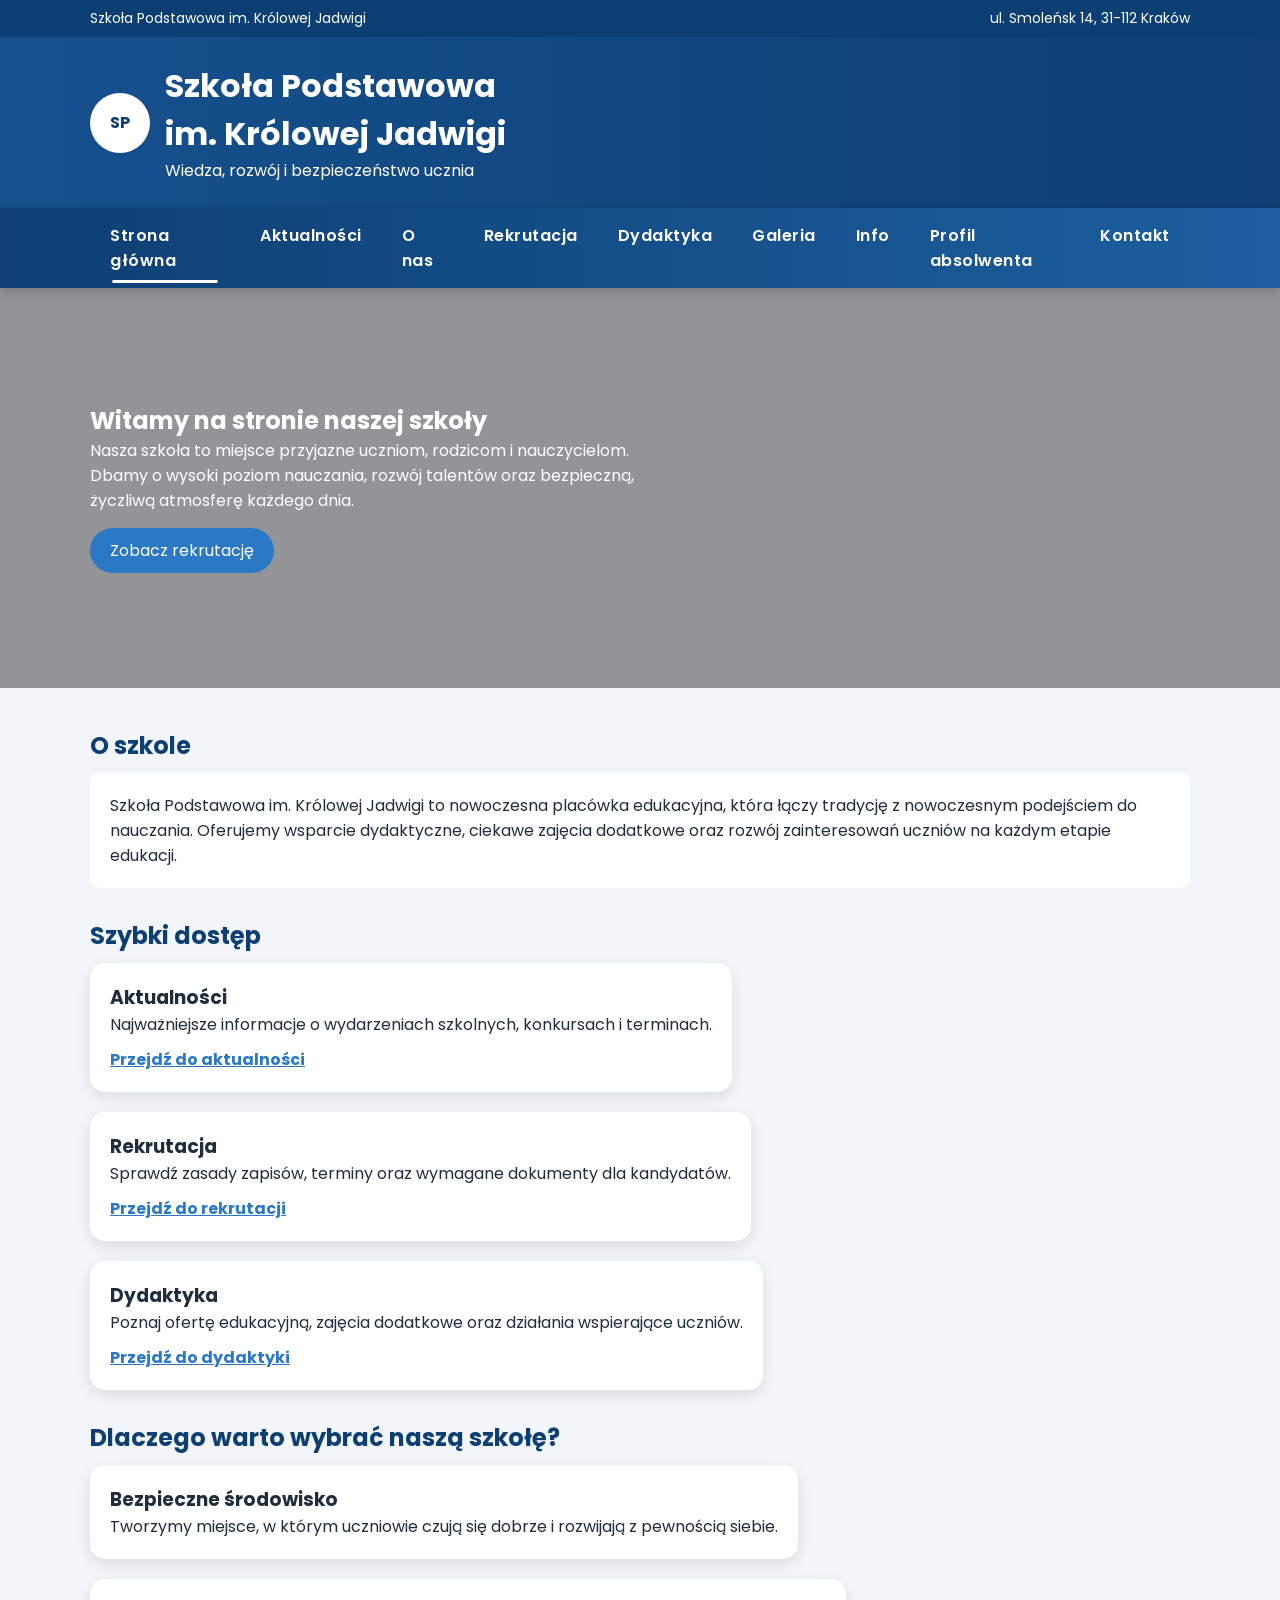
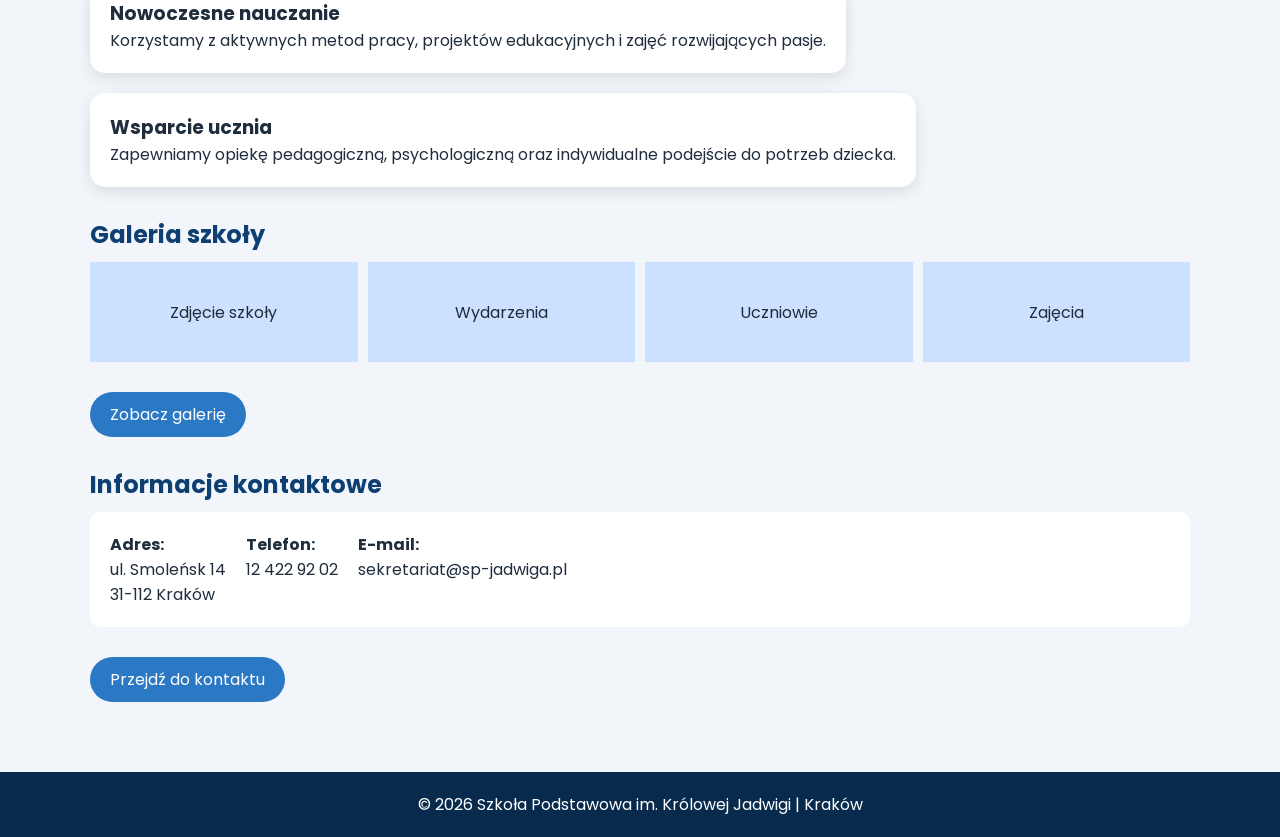
<file: index.html>
<!DOCTYPE html>
<html lang="pl">
<head>
    <meta charset="UTF-8">
    <meta name="viewport" content="width=device-width, initial-scale=1.0">
    <title>Szkoła Podstawowa im. Królowej Jadwigi</title>
    <link rel="stylesheet" href="style.css">
    <link href="https://fonts.googleapis.com/css2?family=Poppins:wght@300;400;600;700&display=swap" rel="stylesheet">
</head>
<body>

<div class="top-bar">
    <div class="container top-bar-content">
        <span>Szkoła Podstawowa im. Królowej Jadwigi</span>
        <span>ul. Smoleńsk 14, 31-112 Kraków</span>
    </div>
</div>

<header class="main-header">
    <div class="container header-content">
        <div class="logo-box">
            <div class="logo-circle">SP</div>
            <div>
                <h1>Szkoła Podstawowa<br>im. Królowej Jadwigi</h1>
                <p>Wiedza, rozwój i bezpieczeństwo ucznia</p>
            </div>
        </div>
    </div>
</header>

<nav class="main-nav">
    <div class="container">
        <div class="menu-toggle" onclick="toggleMenu()">☰</div>

        <div class="nav-links" id="navLinks">
            <a href="index.html" class="active">Strona główna</a>
            <a href="aktualnosci.html">Aktualności</a>
            <a href="onas.html">O nas</a>
            <a href="rekrutacja.html">Rekrutacja</a>
            <a href="dydaktyka.html">Dydaktyka</a>
            <a href="galeria.html">Galeria</a>
            <a href="info.html">Info</a>
            <a href="absolwent.html">Profil absolwenta</a>
            <a href="kontakt.html">Kontakt</a>
        </div>
    </div>
</nav>

<section class="hero">
    <div class="container hero-content">
        <div class="hero-text">
            <h2>Witamy na stronie naszej szkoły</h2>
            <p>
                Nasza szkoła to miejsce przyjazne uczniom, rodzicom i nauczycielom.
                Dbamy o wysoki poziom nauczania, rozwój talentów oraz bezpieczną,
                życzliwą atmosferę każdego dnia.
            </p>
            <a href="rekrutacja.html" class="btn">Zobacz rekrutację</a>
        </div>
    </div>
</section>

<main class="container main-content">

    <section class="content-section intro-section">
        <h2>O szkole</h2>
        <div class="panel">
            <p>
                Szkoła Podstawowa im. Królowej Jadwigi to nowoczesna placówka edukacyjna,
                która łączy tradycję z nowoczesnym podejściem do nauczania. Oferujemy
                wsparcie dydaktyczne, ciekawe zajęcia dodatkowe oraz rozwój zainteresowań
                uczniów na każdym etapie edukacji.
            </p>
        </div>
    </section>

    <section class="content-section">
        <h2>Szybki dostęp</h2>
        <div class="cards">
            <article class="card">
                <h3>Aktualności</h3>
                <p>Najważniejsze informacje o wydarzeniach szkolnych, konkursach i terminach.</p>
                <a href="aktualnosci.html" class="card-link">Przejdź do aktualności</a>
            </article>

            <article class="card">
                <h3>Rekrutacja</h3>
                <p>Sprawdź zasady zapisów, terminy oraz wymagane dokumenty dla kandydatów.</p>
                <a href="rekrutacja.html" class="card-link">Przejdź do rekrutacji</a>
            </article>

            <article class="card">
                <h3>Dydaktyka</h3>
                <p>Poznaj ofertę edukacyjną, zajęcia dodatkowe oraz działania wspierające uczniów.</p>
                <a href="dydaktyka.html" class="card-link">Przejdź do dydaktyki</a>
            </article>
        </div>
    </section>

    <section class="content-section">
        <h2>Dlaczego warto wybrać naszą szkołę?</h2>
        <div class="cards">
            <article class="card">
                <h3>Bezpieczne środowisko</h3>
                <p>Tworzymy miejsce, w którym uczniowie czują się dobrze i rozwijają z pewnością siebie.</p>
            </article>

            <article class="card">
                <h3>Nowoczesne nauczanie</h3>
                <p>Korzystamy z aktywnych metod pracy, projektów edukacyjnych i zajęć rozwijających pasje.</p>
            </article>

            <article class="card">
                <h3>Wsparcie ucznia</h3>
                <p>Zapewniamy opiekę pedagogiczną, psychologiczną oraz indywidualne podejście do potrzeb dziecka.</p>
            </article>
        </div>
    </section>

    <section class="content-section">
        <h2>Galeria szkoły</h2>
        <div class="gallery-preview">
            <div class="gallery-box">Zdjęcie szkoły</div>
            <div class="gallery-box">Wydarzenia</div>
            <div class="gallery-box">Uczniowie</div>
            <div class="gallery-box">Zajęcia</div>
        </div>
        <div class="more-button-box">
            <a href="galeria.html" class="btn">Zobacz galerię</a>
        </div>
    </section>

    <section class="content-section">
        <h2>Informacje kontaktowe</h2>
        <div class="contact-box">
            <div>
                <p><strong>Adres:</strong></p>
                <p>ul. Smoleńsk 14<br>31-112 Kraków</p>
            </div>

            <div>
                <p><strong>Telefon:</strong></p>
                <p>12 422 92 02</p>
            </div>

            <div>
                <p><strong>E-mail:</strong></p>
                <p>sekretariat@sp-jadwiga.pl</p>
            </div>
        </div>

        <div class="more-button-box">
            <a href="kontakt.html" class="btn">Przejdź do kontaktu</a>
        </div>
    </section>

</main>

<footer class="footer">
    <div class="container">
        <p>© 2026 Szkoła Podstawowa im. Królowej Jadwigi | Kraków</p>
    </div>
</footer>

<script>
    function toggleMenu() {
        const nav = document.getElementById("navLinks");
        nav.classList.toggle("active");
    }
</script>

</body>
</html>
</file>
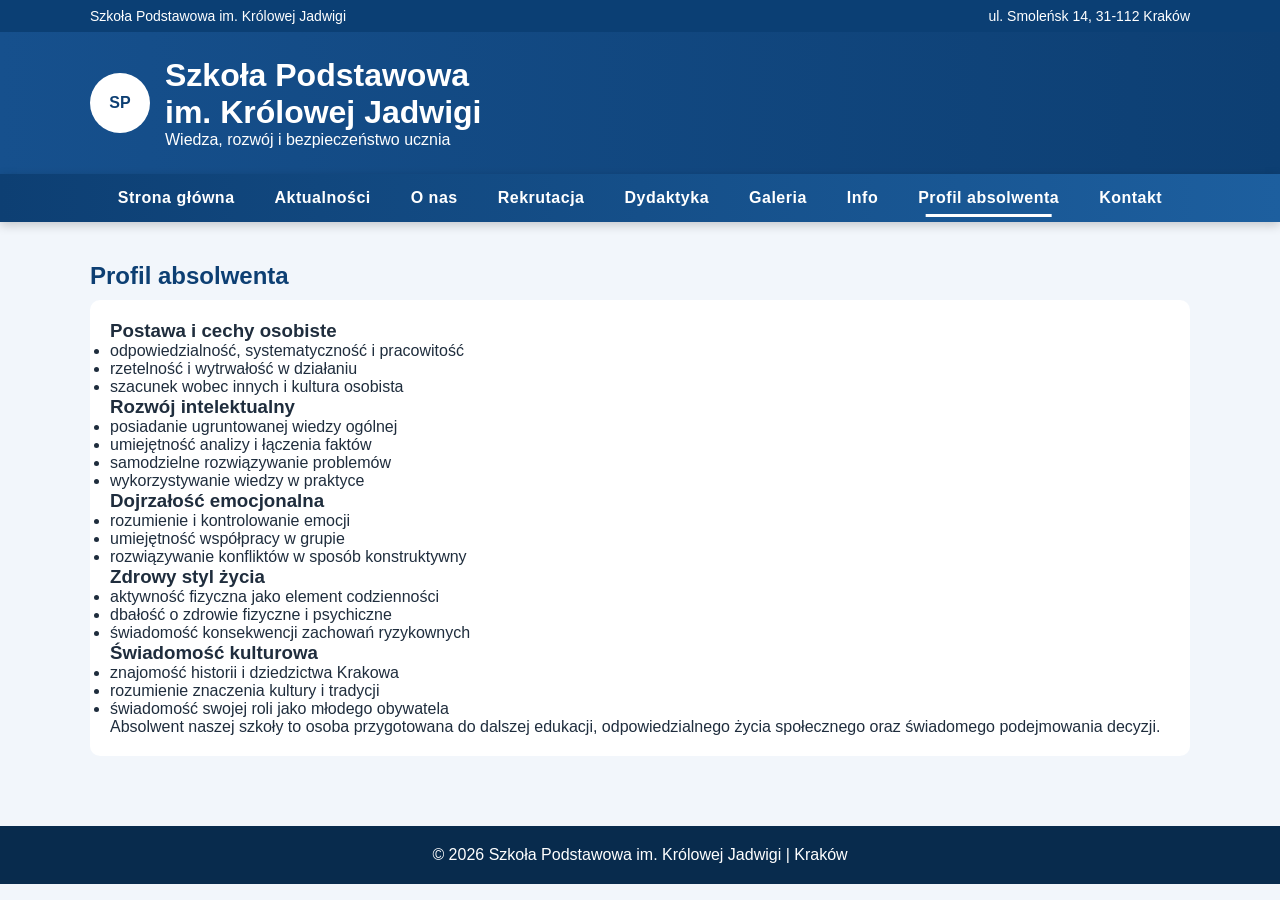
<file: absolwent.html>
<!DOCTYPE html>
<html lang="pl">
<head>
    <meta charset="UTF-8">
    <meta name="viewport" content="width=device-width, initial-scale=1.0">
    <title>Profil absolwenta - Szkoła Podstawowa im. Królowej Jadwigi</title>
    <link rel="stylesheet" href="style.css">
</head>
<body>

<div class="top-bar">
    <div class="container top-bar-content">
        <span>Szkoła Podstawowa im. Królowej Jadwigi</span>
        <span>ul. Smoleńsk 14, 31-112 Kraków</span>
    </div>
</div>

<header class="main-header">
    <div class="container header-content">
        <div class="logo-box">
            <div class="logo-circle">SP</div>
            <div>
                <h1>Szkoła Podstawowa<br>im. Królowej Jadwigi</h1>
                <p>Wiedza, rozwój i bezpieczeństwo ucznia</p>
            </div>
        </div>
    </div>
</header>

<nav class="main-nav">
    <div class="container">
        <div class="menu-toggle" onclick="toggleMenu()">☰</div>

        <div class="nav-links" id="navLinks">
            <a href="index.html">Strona główna</a>
            <a href="aktualnosci.html">Aktualności</a>
            <a href="onas.html">O nas</a>
            <a href="rekrutacja.html">Rekrutacja</a>
            <a href="dydaktyka.html">Dydaktyka</a>
            <a href="galeria.html">Galeria</a>
            <a href="info.html">Info</a>
            <a href="absolwent.html" class="active">Profil absolwenta</a>
            <a href="kontakt.html">Kontakt</a>
        </div>
    </div>
</nav>

<main class="container main-content">

    <section class="content-section">
        <h2>Profil absolwenta</h2>

        <div class="panel">

            <h3>Postawa i cechy osobiste</h3>
            <ul>
                <li>odpowiedzialność, systematyczność i pracowitość</li>
                <li>rzetelność i wytrwałość w działaniu</li>
                <li>szacunek wobec innych i kultura osobista</li>
            </ul>

            <h3>Rozwój intelektualny</h3>
            <ul>
                <li>posiadanie ugruntowanej wiedzy ogólnej</li>
                <li>umiejętność analizy i łączenia faktów</li>
                <li>samodzielne rozwiązywanie problemów</li>
                <li>wykorzystywanie wiedzy w praktyce</li>
            </ul>

            <h3>Dojrzałość emocjonalna</h3>
            <ul>
                <li>rozumienie i kontrolowanie emocji</li>
                <li>umiejętność współpracy w grupie</li>
                <li>rozwiązywanie konfliktów w sposób konstruktywny</li>
            </ul>

            <h3>Zdrowy styl życia</h3>
            <ul>
                <li>aktywność fizyczna jako element codzienności</li>
                <li>dbałość o zdrowie fizyczne i psychiczne</li>
                <li>świadomość konsekwencji zachowań ryzykownych</li>
            </ul>

            <h3>Świadomość kulturowa</h3>
            <ul>
                <li>znajomość historii i dziedzictwa Krakowa</li>
                <li>rozumienie znaczenia kultury i tradycji</li>
                <li>świadomość swojej roli jako młodego obywatela</li>
            </ul>

            <p>
                Absolwent naszej szkoły to osoba przygotowana do dalszej edukacji,
                odpowiedzialnego życia społecznego oraz świadomego podejmowania decyzji.
            </p>

        </div>
    </section>

</main>

<footer class="footer">
    <div class="container">
        <p>© 2026 Szkoła Podstawowa im. Królowej Jadwigi | Kraków</p>
    </div>
</footer>

<script>
    function toggleMenu() {
        const nav = document.getElementById("navLinks");
        nav.classList.toggle("active");
    }
</script>

</body>
</html>
</file>
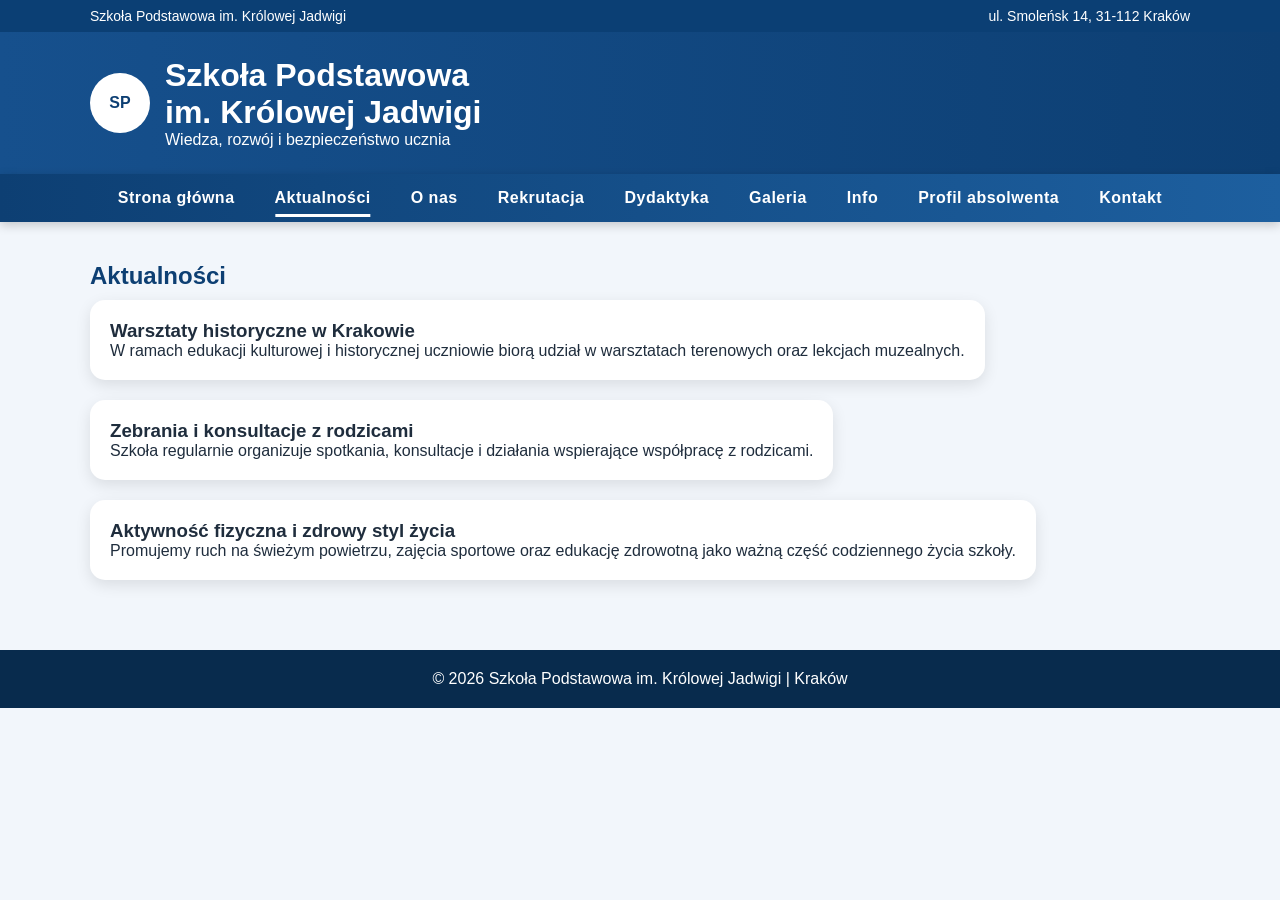
<file: aktualnosci.html>
<!DOCTYPE html>
<html lang="pl">
<head>
    <meta charset="UTF-8">
    <meta name="viewport" content="width=device-width, initial-scale=1.0">
    <title>Aktualności - Szkoła Podstawowa im. Królowej Jadwigi</title>
    <link rel="stylesheet" href="style.css">
</head>
<body>

<div class="top-bar">
    <div class="container top-bar-content">
        <span>Szkoła Podstawowa im. Królowej Jadwigi</span>
        <span>ul. Smoleńsk 14, 31-112 Kraków</span>
    </div>
</div>

<header class="main-header">
    <div class="container header-content">
        <div class="logo-box">
            <div class="logo-circle">SP</div>
            <div>
                <h1>Szkoła Podstawowa<br>im. Królowej Jadwigi</h1>
                <p>Wiedza, rozwój i bezpieczeństwo ucznia</p>
            </div>
        </div>
    </div>
</header>

<nav class="main-nav">
    <div class="container">
        <div class="menu-toggle" onclick="toggleMenu()">☰</div>
        <div class="nav-links" id="navLinks">
            <a href="index.html">Strona główna</a>
            <a href="aktualnosci.html" class="active">Aktualności</a>
            <a href="onas.html">O nas</a>
            <a href="rekrutacja.html">Rekrutacja</a>
            <a href="dydaktyka.html">Dydaktyka</a>
            <a href="galeria.html">Galeria</a>
            <a href="info.html">Info</a>
            <a href="absolwent.html">Profil absolwenta</a>
            <a href="kontakt.html">Kontakt</a>
        </div>
    </div>
</nav>

<main class="container main-content">
    <section class="content-section">
        <h2>Aktualności</h2>
        <div class="cards">
            <article class="card">
                <h3>Warsztaty historyczne w Krakowie</h3>
                <p>
                    W ramach edukacji kulturowej i historycznej uczniowie biorą udział
                    w warsztatach terenowych oraz lekcjach muzealnych.
                </p>
            </article>

            <article class="card">
                <h3>Zebrania i konsultacje z rodzicami</h3>
                <p>
                    Szkoła regularnie organizuje spotkania, konsultacje i działania
                    wspierające współpracę z rodzicami.
                </p>
            </article>

            <article class="card">
                <h3>Aktywność fizyczna i zdrowy styl życia</h3>
                <p>
                    Promujemy ruch na świeżym powietrzu, zajęcia sportowe oraz edukację zdrowotną
                    jako ważną część codziennego życia szkoły.
                </p>
            </article>
        </div>
    </section>
</main>

<footer class="footer">
    <div class="container">
        <p>© 2026 Szkoła Podstawowa im. Królowej Jadwigi | Kraków</p>
    </div>
</footer>

<script>
    function toggleMenu() {
        const nav = document.getElementById("navLinks");
        nav.classList.toggle("active");
    }
</script>

</body>
</html>
</file>
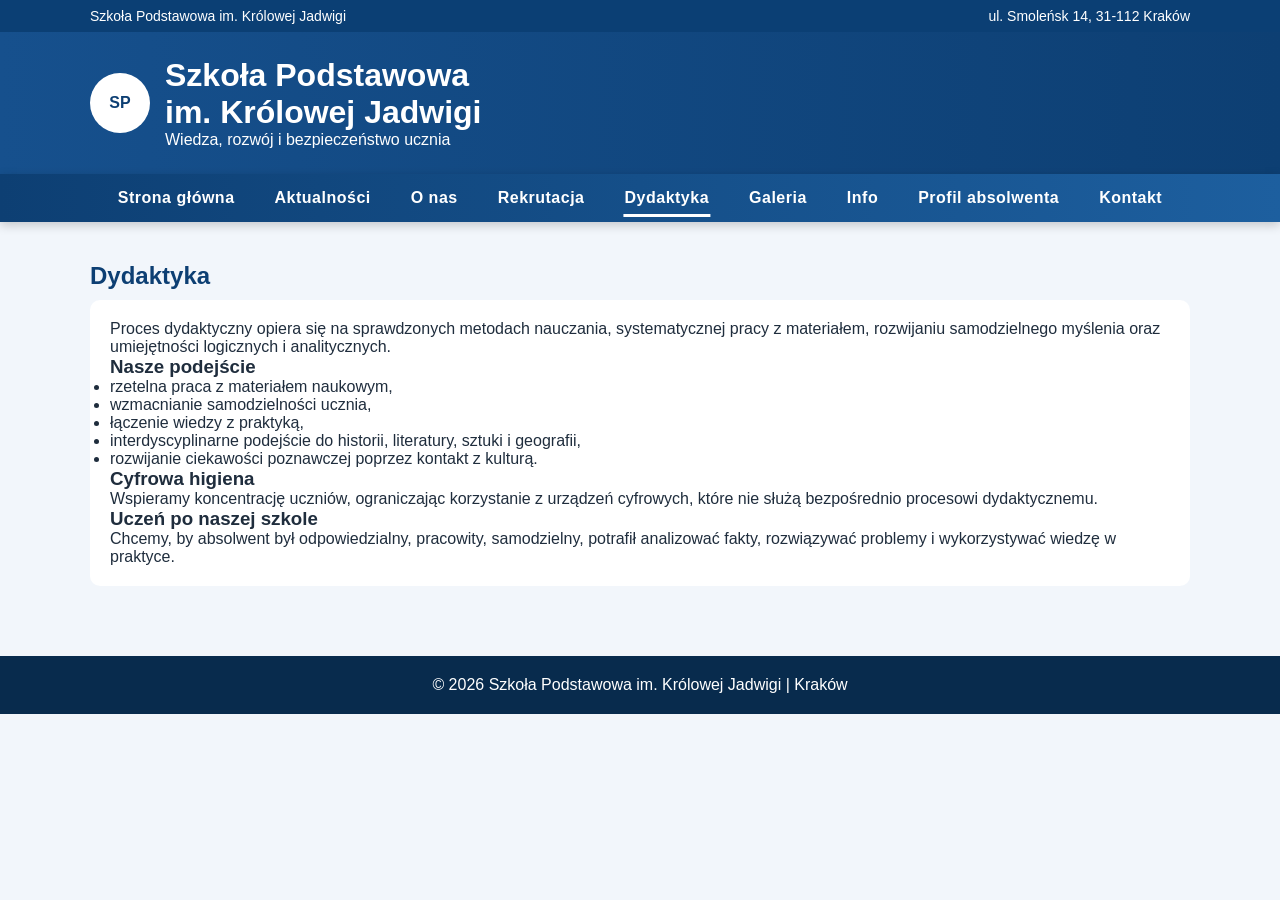
<file: dydaktyka.html>
<!DOCTYPE html>
<html lang="pl">
<head>
    <meta charset="UTF-8">
    <meta name="viewport" content="width=device-width, initial-scale=1.0">
    <title>Dydaktyka - Szkoła Podstawowa im. Królowej Jadwigi</title>
    <link rel="stylesheet" href="style.css">
</head>
<body>

<div class="top-bar">
    <div class="container top-bar-content">
        <span>Szkoła Podstawowa im. Królowej Jadwigi</span>
        <span>ul. Smoleńsk 14, 31-112 Kraków</span>
    </div>
</div>

<header class="main-header">
    <div class="container header-content">
        <div class="logo-box">
            <div class="logo-circle">SP</div>
            <div>
                <h1>Szkoła Podstawowa<br>im. Królowej Jadwigi</h1>
                <p>Wiedza, rozwój i bezpieczeństwo ucznia</p>
            </div>
        </div>
    </div>
</header>

<nav class="main-nav">
    <div class="container">
        <div class="menu-toggle" onclick="toggleMenu()">☰</div>
        <div class="nav-links" id="navLinks">
            <a href="index.html">Strona główna</a>
            <a href="aktualnosci.html">Aktualności</a>
            <a href="onas.html">O nas</a>
            <a href="rekrutacja.html">Rekrutacja</a>
            <a href="dydaktyka.html" class="active">Dydaktyka</a>
            <a href="galeria.html">Galeria</a>
            <a href="info.html">Info</a>
            <a href="absolwent.html">Profil absolwenta</a>
            <a href="kontakt.html">Kontakt</a>
        </div>
    </div>
</nav>

<main class="container main-content">
    <section class="content-section">
        <h2>Dydaktyka</h2>
        <div class="panel">
            <p>
                Proces dydaktyczny opiera się na sprawdzonych metodach nauczania, systematycznej pracy
                z materiałem, rozwijaniu samodzielnego myślenia oraz umiejętności logicznych i analitycznych.
            </p>

            <h3>Nasze podejście</h3>
            <ul>
                <li>rzetelna praca z materiałem naukowym,</li>
                <li>wzmacnianie samodzielności ucznia,</li>
                <li>łączenie wiedzy z praktyką,</li>
                <li>interdyscyplinarne podejście do historii, literatury, sztuki i geografii,</li>
                <li>rozwijanie ciekawości poznawczej poprzez kontakt z kulturą.</li>
            </ul>

            <h3>Cyfrowa higiena</h3>
            <p>
                Wspieramy koncentrację uczniów, ograniczając korzystanie z urządzeń cyfrowych,
                które nie służą bezpośrednio procesowi dydaktycznemu.
            </p>

            <h3>Uczeń po naszej szkole</h3>
            <p>
                Chcemy, by absolwent był odpowiedzialny, pracowity, samodzielny,
                potrafił analizować fakty, rozwiązywać problemy i wykorzystywać wiedzę w praktyce.
            </p>
        </div>
    </section>
</main>

<footer class="footer">
    <div class="container">
        <p>© 2026 Szkoła Podstawowa im. Królowej Jadwigi | Kraków</p>
    </div>
</footer>

<script>
    function toggleMenu() {
        const nav = document.getElementById("navLinks");
        nav.classList.toggle("active");
    }
</script>

</body>
</html>
</file>
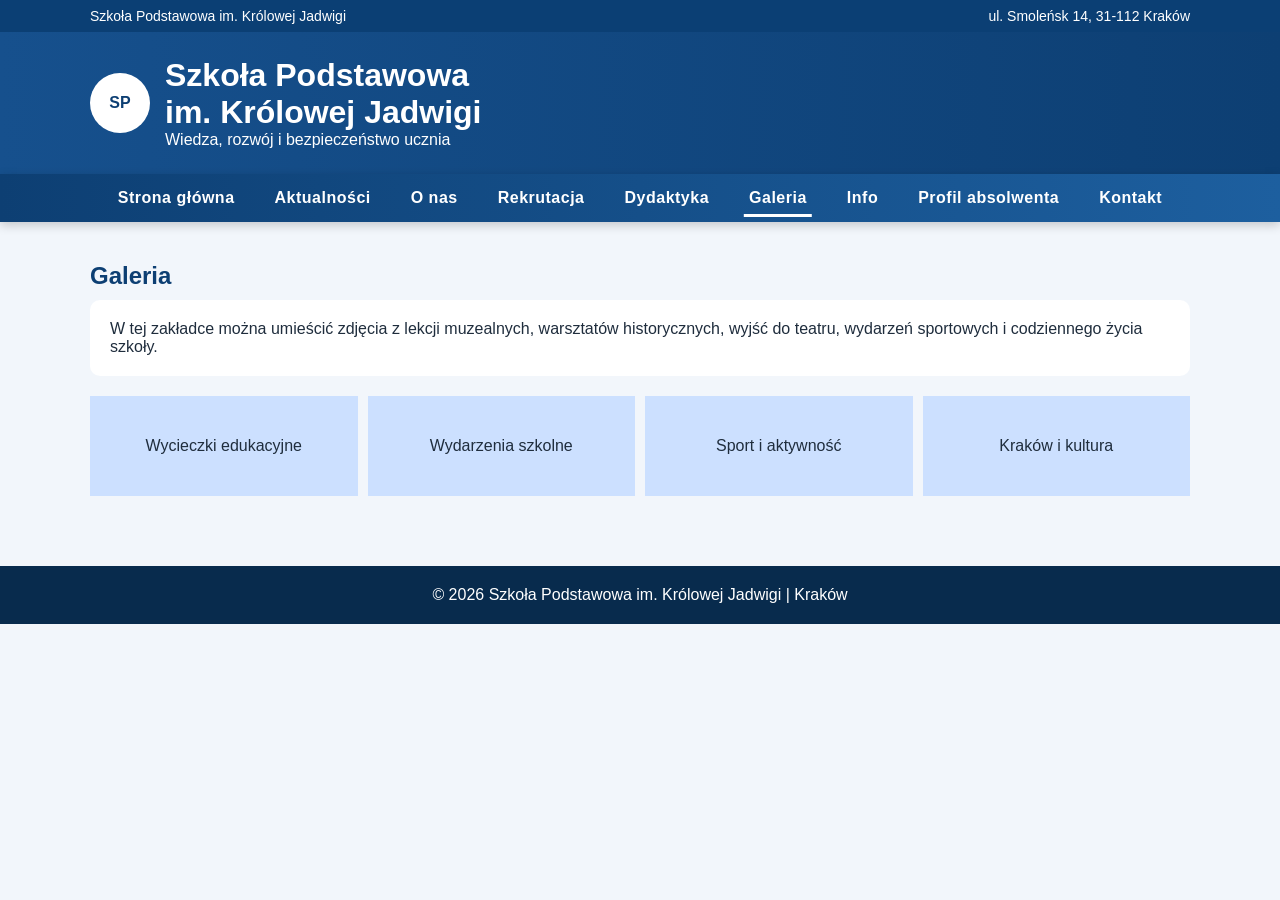
<file: galeria.html>
<!DOCTYPE html>
<html lang="pl">
<head>
    <meta charset="UTF-8">
    <meta name="viewport" content="width=device-width, initial-scale=1.0">
    <title>Galeria - Szkoła Podstawowa im. Królowej Jadwigi</title>
    <link rel="stylesheet" href="style.css">
</head>
<body>

<div class="top-bar">
    <div class="container top-bar-content">
        <span>Szkoła Podstawowa im. Królowej Jadwigi</span>
        <span>ul. Smoleńsk 14, 31-112 Kraków</span>
    </div>
</div>

<header class="main-header">
    <div class="container header-content">
        <div class="logo-box">
            <div class="logo-circle">SP</div>
            <div>
                <h1>Szkoła Podstawowa<br>im. Królowej Jadwigi</h1>
                <p>Wiedza, rozwój i bezpieczeństwo ucznia</p>
            </div>
        </div>
    </div>
</header>

<nav class="main-nav">
    <div class="container">
        <div class="menu-toggle" onclick="toggleMenu()">☰</div>
        <div class="nav-links" id="navLinks">
            <a href="index.html">Strona główna</a>
            <a href="aktualnosci.html">Aktualności</a>
            <a href="onas.html">O nas</a>
            <a href="rekrutacja.html">Rekrutacja</a>
            <a href="dydaktyka.html">Dydaktyka</a>
            <a href="galeria.html" class="active">Galeria</a>
            <a href="info.html">Info</a>
            <a href="absolwent.html">Profil absolwenta</a>
            <a href="kontakt.html">Kontakt</a>
        </div>
    </div>
</nav>

<main class="container main-content">
    <section class="content-section">
        <h2>Galeria</h2>
        <div class="panel">
            <p>
                W tej zakładce można umieścić zdjęcia z lekcji muzealnych, warsztatów historycznych,
                wyjść do teatru, wydarzeń sportowych i codziennego życia szkoły.
            </p>
        </div>

        <div class="gallery-preview" style="margin-top: 20px;">
            <div class="gallery-box">Wycieczki edukacyjne</div>
            <div class="gallery-box">Wydarzenia szkolne</div>
            <div class="gallery-box">Sport i aktywność</div>
            <div class="gallery-box">Kraków i kultura</div>
        </div>
    </section>
</main>

<footer class="footer">
    <div class="container">
        <p>© 2026 Szkoła Podstawowa im. Królowej Jadwigi | Kraków</p>
    </div>
</footer>

<script>
    function toggleMenu() {
        const nav = document.getElementById("navLinks");
        nav.classList.toggle("active");
    }
</script>

</body>
</html>
</file>
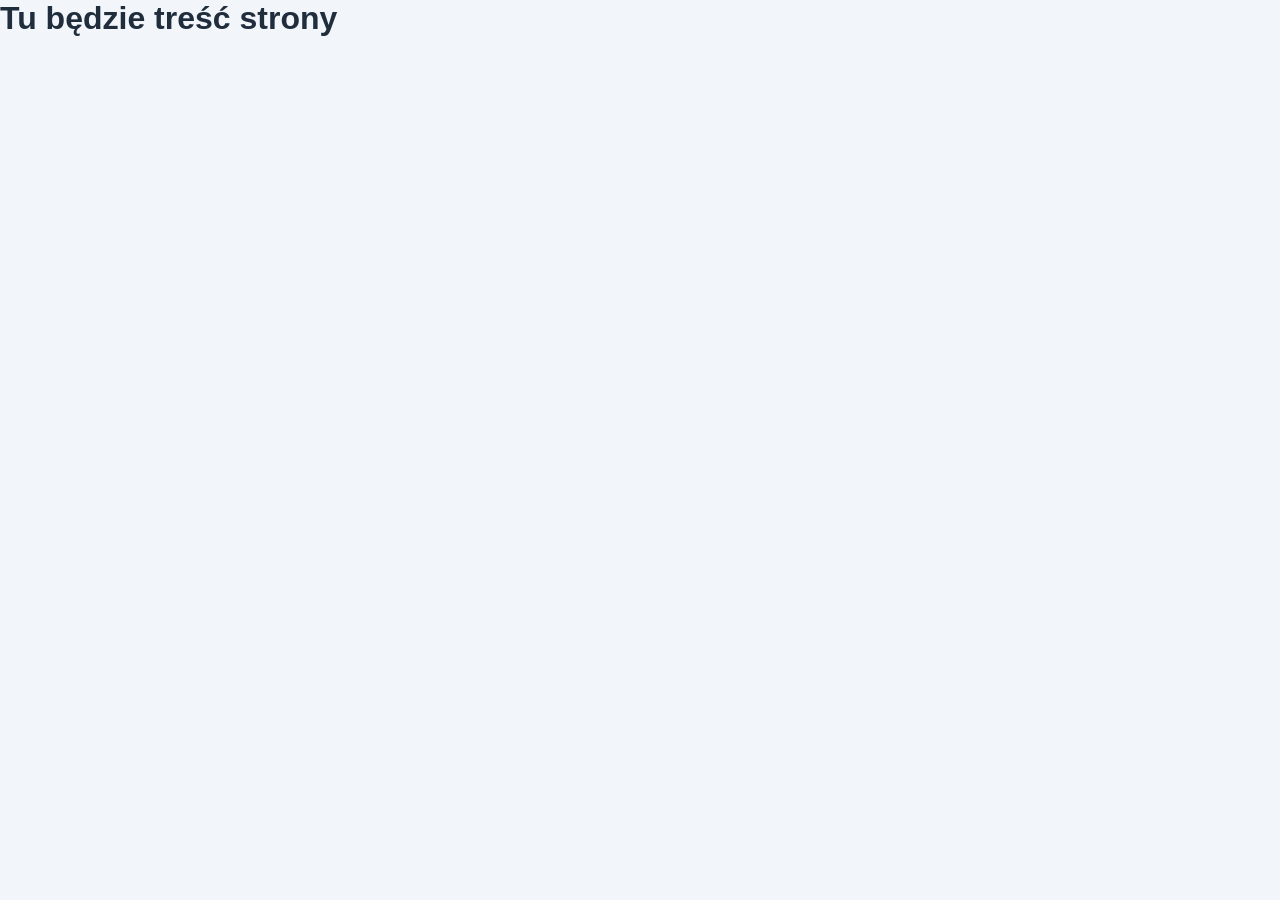
<file: info.html>
<!DOCTYPE html>
<html lang="pl">
<head>
    <meta charset="UTF-8">
    <title>Strona</title>
    <link rel="stylesheet" href="style.css">
</head>
<body>

<h1>Tu będzie treść strony</h1>

</body>
</html>
</file>
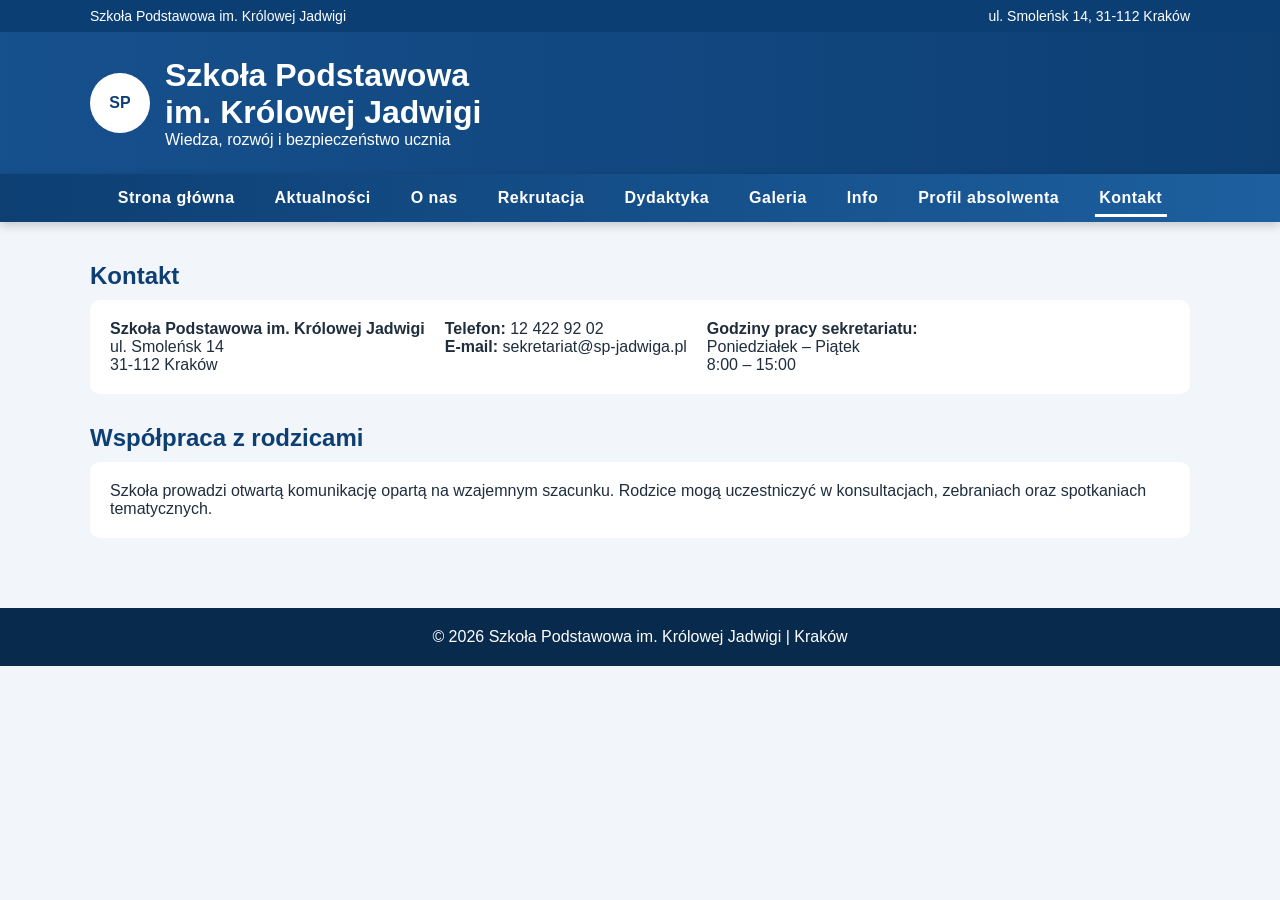
<file: kontakt.html>
<!DOCTYPE html>
<html lang="pl">
<head>
    <meta charset="UTF-8">
    <meta name="viewport" content="width=device-width, initial-scale=1.0">
    <title>Kontakt - Szkoła Podstawowa im. Królowej Jadwigi</title>
    <link rel="stylesheet" href="style.css">
</head>
<body>

<div class="top-bar">
    <div class="container top-bar-content">
        <span>Szkoła Podstawowa im. Królowej Jadwigi</span>
        <span>ul. Smoleńsk 14, 31-112 Kraków</span>
    </div>
</div>

<header class="main-header">
    <div class="container header-content">
        <div class="logo-box">
            <div class="logo-circle">SP</div>
            <div>
                <h1>Szkoła Podstawowa<br>im. Królowej Jadwigi</h1>
                <p>Wiedza, rozwój i bezpieczeństwo ucznia</p>
            </div>
        </div>
    </div>
</header>

<nav class="main-nav">
    <div class="container">
        <div class="menu-toggle" onclick="toggleMenu()">☰</div>
        <div class="nav-links" id="navLinks">
            <a href="index.html">Strona główna</a>
            <a href="aktualnosci.html">Aktualności</a>
            <a href="onas.html">O nas</a>
            <a href="rekrutacja.html">Rekrutacja</a>
            <a href="dydaktyka.html">Dydaktyka</a>
            <a href="galeria.html">Galeria</a>
            <a href="info.html">Info</a>
            <a href="absolwent.html">Profil absolwenta</a>
            <a href="kontakt.html" class="active">Kontakt</a>
        </div>
    </div>
</nav>

<main class="container main-content">
    <section class="content-section">
        <h2>Kontakt</h2>
        <div class="contact-box">
            <div>
                <p><strong>Szkoła Podstawowa im. Królowej Jadwigi</strong></p>
                <p>ul. Smoleńsk 14<br>31-112 Kraków</p>
            </div>
            <div>
                <p><strong>Telefon:</strong> 12 422 92 02</p>
                <p><strong>E-mail:</strong> sekretariat@sp-jadwiga.pl</p>
            </div>
            <div>
                <p><strong>Godziny pracy sekretariatu:</strong></p>
                <p>Poniedziałek – Piątek<br>8:00 – 15:00</p>
            </div>
        </div>
    </section>

    <section class="content-section">
        <h2>Współpraca z rodzicami</h2>
        <div class="panel">
            <p>
                Szkoła prowadzi otwartą komunikację opartą na wzajemnym szacunku.
                Rodzice mogą uczestniczyć w konsultacjach, zebraniach oraz spotkaniach tematycznych.
            </p>
        </div>
    </section>
</main>

<footer class="footer">
    <div class="container">
        <p>© 2026 Szkoła Podstawowa im. Królowej Jadwigi | Kraków</p>
    </div>
</footer>

<script>
    function toggleMenu() {
        const nav = document.getElementById("navLinks");
        nav.classList.toggle("active");
    }
</script>

</body>
</html>
</file>
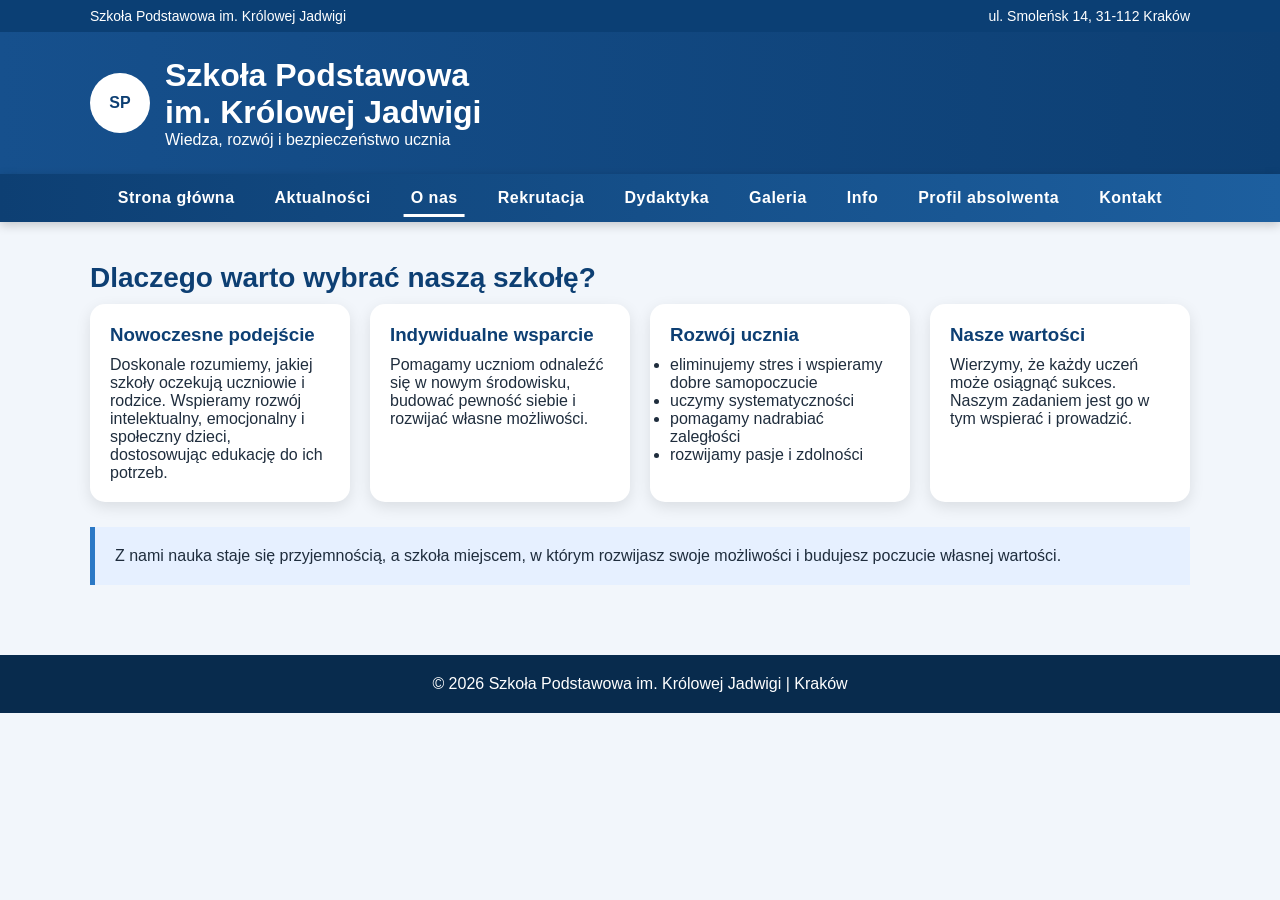
<file: onas.html>
<!DOCTYPE html>
<html lang="pl">
<head>
    <meta charset="UTF-8">
    <meta name="viewport" content="width=device-width, initial-scale=1.0">
    <title>O nas - Szkoła Podstawowa im. Królowej Jadwigi</title>
    <link rel="stylesheet" href="style.css">
</head>
<body>

<!-- GÓRNY PASEK -->
<div class="top-bar">
    <div class="container top-bar-content">
        <span>Szkoła Podstawowa im. Królowej Jadwigi</span>
        <span>ul. Smoleńsk 14, 31-112 Kraków</span>
    </div>
</div>

<!-- HEADER -->
<header class="main-header">
    <div class="container header-content">
        <div class="logo-box">
            <div class="logo-circle">SP</div>
            <div>
                <h1>Szkoła Podstawowa<br>im. Królowej Jadwigi</h1>
                <p>Wiedza, rozwój i bezpieczeństwo ucznia</p>
            </div>
        </div>
    </div>
</header>

<!-- MENU -->
<nav class="main-nav">
    <div class="container">
        <div class="menu-toggle" onclick="toggleMenu()">☰</div>

        <div class="nav-links" id="navLinks">
            <a href="index.html">Strona główna</a>
            <a href="aktualnosci.html">Aktualności</a>
            <a href="onas.html" class="active">O nas</a>
            <a href="rekrutacja.html">Rekrutacja</a>
            <a href="dydaktyka.html">Dydaktyka</a>
            <a href="galeria.html">Galeria</a>
            <a href="info.html">Info</a>
            <a href="absolwent.html">Profil absolwenta</a>
            <a href="kontakt.html">Kontakt</a>
        </div>
    </div>
</nav>

<!-- TREŚĆ -->
<main class="container main-content">

    <section class="content-section">
        <h2 class="section-title">Dlaczego warto wybrać naszą szkołę?</h2>

        <div class="about-grid">

            <div class="about-box">
                <h3>Nowoczesne podejście</h3>
                <p>
                    Doskonale rozumiemy, jakiej szkoły oczekują uczniowie i rodzice.
                    Wspieramy rozwój intelektualny, emocjonalny i społeczny dzieci,
                    dostosowując edukację do ich potrzeb.
                </p>
            </div>

            <div class="about-box">
                <h3>Indywidualne wsparcie</h3>
                <p>
                    Pomagamy uczniom odnaleźć się w nowym środowisku,
                    budować pewność siebie i rozwijać własne możliwości.
                </p>
            </div>

            <div class="about-box">
                <h3>Rozwój ucznia</h3>
                <ul>
                    <li>eliminujemy stres i wspieramy dobre samopoczucie</li>
                    <li>uczymy systematyczności</li>
                    <li>pomagamy nadrabiać zaległości</li>
                    <li>rozwijamy pasje i zdolności</li>
                </ul>
            </div>

            <div class="about-box">
                <h3>Nasze wartości</h3>
                <p>
                    Wierzymy, że każdy uczeń może osiągnąć sukces.
                    Naszym zadaniem jest go w tym wspierać i prowadzić.
                </p>
            </div>

        </div>

        <div class="about-highlight">
            <p>
                Z nami nauka staje się przyjemnością, a szkoła miejscem,
                w którym rozwijasz swoje możliwości i budujesz poczucie własnej wartości.
            </p>
        </div>

    </section>

</main>

<!-- STOPKA -->
<footer class="footer">
    <div class="container">
        <p>© 2026 Szkoła Podstawowa im. Królowej Jadwigi | Kraków</p>
    </div>
</footer>

<!-- MENU MOBILNE -->
<script>
    function toggleMenu() {
        const nav = document.getElementById("navLinks");
        nav.classList.toggle("active");
    }
</script>

</body>
</html>
</file>
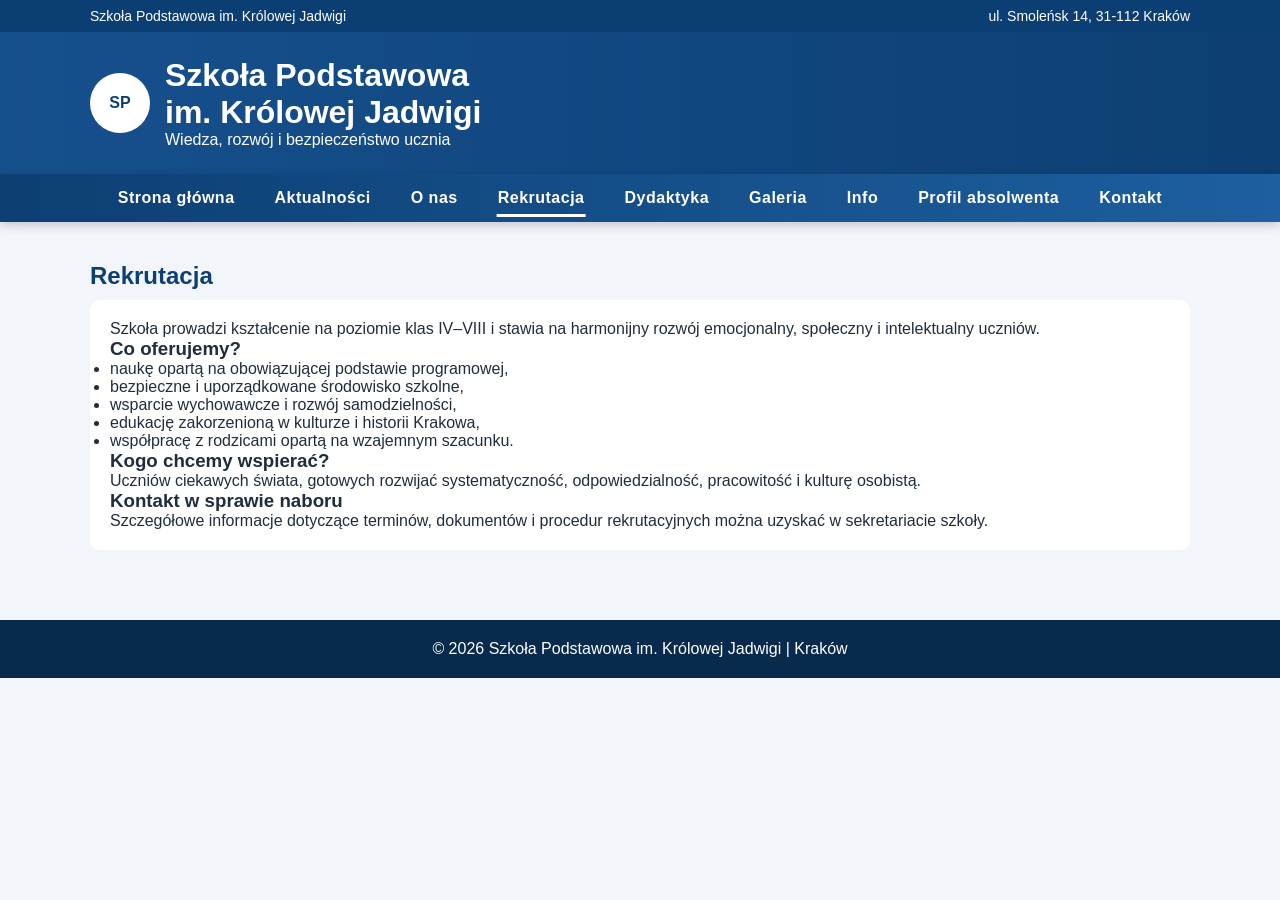
<file: rekrutacja.html>
<!DOCTYPE html>
<html lang="pl">
<head>
    <meta charset="UTF-8">
    <meta name="viewport" content="width=device-width, initial-scale=1.0">
    <title>Rekrutacja - Szkoła Podstawowa im. Królowej Jadwigi</title>
    <link rel="stylesheet" href="style.css">
</head>
<body>

<div class="top-bar">
    <div class="container top-bar-content">
        <span>Szkoła Podstawowa im. Królowej Jadwigi</span>
        <span>ul. Smoleńsk 14, 31-112 Kraków</span>
    </div>
</div>

<header class="main-header">
    <div class="container header-content">
        <div class="logo-box">
            <div class="logo-circle">SP</div>
            <div>
                <h1>Szkoła Podstawowa<br>im. Królowej Jadwigi</h1>
                <p>Wiedza, rozwój i bezpieczeństwo ucznia</p>
            </div>
        </div>
    </div>
</header>

<nav class="main-nav">
    <div class="container">
        <div class="menu-toggle" onclick="toggleMenu()">☰</div>
        <div class="nav-links" id="navLinks">
            <a href="index.html">Strona główna</a>
            <a href="aktualnosci.html">Aktualności</a>
            <a href="onas.html">O nas</a>
            <a href="rekrutacja.html" class="active">Rekrutacja</a>
            <a href="dydaktyka.html">Dydaktyka</a>
            <a href="galeria.html">Galeria</a>
            <a href="info.html">Info</a>
            <a href="absolwent.html">Profil absolwenta</a>
            <a href="kontakt.html">Kontakt</a>
        </div>
    </div>
</nav>

<main class="container main-content">
    <section class="content-section">
        <h2>Rekrutacja</h2>
        <div class="panel">
            <p>
                Szkoła prowadzi kształcenie na poziomie klas IV–VIII i stawia na harmonijny
                rozwój emocjonalny, społeczny i intelektualny uczniów.
            </p>

            <h3>Co oferujemy?</h3>
            <ul>
                <li>naukę opartą na obowiązującej podstawie programowej,</li>
                <li>bezpieczne i uporządkowane środowisko szkolne,</li>
                <li>wsparcie wychowawcze i rozwój samodzielności,</li>
                <li>edukację zakorzenioną w kulturze i historii Krakowa,</li>
                <li>współpracę z rodzicami opartą na wzajemnym szacunku.</li>
            </ul>

            <h3>Kogo chcemy wspierać?</h3>
            <p>
                Uczniów ciekawych świata, gotowych rozwijać systematyczność, odpowiedzialność,
                pracowitość i kulturę osobistą.
            </p>

            <h3>Kontakt w sprawie naboru</h3>
            <p>
                Szczegółowe informacje dotyczące terminów, dokumentów i procedur rekrutacyjnych
                można uzyskać w sekretariacie szkoły.
            </p>
        </div>
    </section>
</main>

<footer class="footer">
    <div class="container">
        <p>© 2026 Szkoła Podstawowa im. Królowej Jadwigi | Kraków</p>
    </div>
</footer>

<script>
    function toggleMenu() {
        const nav = document.getElementById("navLinks");
        nav.classList.toggle("active");
    }
</script>

</body>
</html>
</file>
<file: style.css>
* {
    margin: 0;
    padding: 0;
    box-sizing: border-box;
}

body {
    font-family: 'Poppins', sans-serif;
    background-color: #f2f6fb;
    color: #1f2d3d;
}

/* ====== UKŁAD ====== */

.container {
    width: 90%;
    max-width: 1100px;
    margin: auto;
}

/* ====== GÓRNY PASEK ====== */

.top-bar {
    background: #0b3f74;
    color: white;
    font-size: 14px;
    padding: 8px 0;
}

.top-bar-content {
    display: flex;
    justify-content: space-between;
}

/* ====== HEADER ====== */

.main-header {
    background: linear-gradient(to right, #16508d, #0d3f73);
    color: white;
    padding: 25px 0;
}

.logo-box {
    display: flex;
    align-items: center;
    gap: 15px;
}

.logo-circle {
    width: 60px;
    height: 60px;
    border-radius: 50%;
    background: white;
    color: #0d3f73;
    display: flex;
    align-items: center;
    justify-content: center;
    font-weight: bold;
}

/* ====== MENU ====== */

.main-nav {
    background: linear-gradient(to right, #0d3f73, #1d5f9f);
    box-shadow: 0 3px 10px rgba(0,0,0,0.2);
}

.menu-toggle {
    display: none;
    font-size: 28px;
    color: white;
    cursor: pointer;
    padding: 10px;
}

.nav-links {
    display: flex;
    justify-content: center;
}

.main-nav a {
    color: white;
    padding: 15px 20px;
    text-decoration: none;
    font-weight: 600;
    letter-spacing: 0.5px;
    position: relative;
    transition: 0.3s;
}

.main-nav a:hover {
    color: #cce0ff;
}

/* eleganckie podkreślenie */
.main-nav a::after {
    content: "";
    position: absolute;
    bottom: 5px;
    left: 50%;
    width: 0;
    height: 3px;
    background: #ffffff;
    transition: 0.3s;
    transform: translateX(-50%);
}

.main-nav a:hover::after {
    width: 60%;
}

/* aktywna zakładka */
.main-nav a.active {
    color: #ffffff;
}

.main-nav a.active::after {
    width: 70%;
}

/* animowana kreska */
.main-nav a::after {
    content: "";
    position: absolute;
    left: 50%;
    bottom: 5px;
    width: 0;
    height: 3px;
    background: white;
    transition: 0.3s;
    transform: translateX(-50%);
}

.main-nav a:hover::after {
    width: 60%;
}

/* ====== HERO ====== */

.hero {
    position: relative;
    height: 400px;
    background-size: cover;
    background-position: center;
    animation: slideshow 16s infinite;
    display: flex;
    align-items: center;
    color: white;
    overflow: hidden;
}

.hero::before {
    content: "";
    position: absolute;
    inset: 0;
    background: rgba(0, 0, 0, 0.4);
    z-index: 1;
}

.hero-content,
.hero-text {
    position: relative;
    z-index: 2;
}
@keyframes slideshow {
    0% {
        background-image: url("images/rynek.jpg");
    }
    25% {
        background-image: url("images/wawel.jpg");
    }
    50% {
        background-image: url("images/mariacki.jpg");
    }
    75% {
        background-image: url("images/wisla.jpg");
    }
    100% {
        background-image: url("images/rynek2.jpg");
    }
}

.hero-text {
    max-width: 600px;
}

.btn {
    display: inline-block;
    margin-top: 15px;
    background: #2b78c5;
    color: white;
    padding: 10px 20px;
    text-decoration: none;
    border-radius: 25px;
}

.btn:hover {
    background: #1f63a7;
}

/* ====== SEKCJE ====== */

.main-content {
    padding: 40px 0;
}

.content-section {
    margin-bottom: 30px;
}

.content-section h2 {
    color: #0d3f73;
    margin-bottom: 10px;
}

/* panel */
.panel {
    background: white;
    padding: 20px;
    border-radius: 10px;
}

/* ====== KARTY ====== */

.cards {
    display: flex;
    gap: 20px;
    flex-wrap: wrap;
}

.card {
    background: white;
    border-radius: 15px;
    padding: 20px;
    transition: 0.3s;
    box-shadow: 0 5px 15px rgba(0,0,0,0.1);
}

.card:hover {
    transform: translateY(-8px);
    box-shadow: 0 10px 25px rgba(0,0,0,0.2);
}

.card-link {
    display: inline-block;
    margin-top: 10px;
    color: #2b78c5;
    font-weight: bold;
}

/* ====== GALERIA ====== */

.gallery-preview {
    display: flex;
    gap: 10px;
    flex-wrap: wrap;
}

.gallery-box {
    flex: 1;
    min-width: 120px;
    height: 100px;
    background: #cce0ff;
    display: flex;
    align-items: center;
    justify-content: center;
}

.more-button-box {
    margin-top: 15px;
}

/* ====== KONTAKT ====== */

.contact-box {
    display: flex;
    gap: 20px;
    flex-wrap: wrap;
    background: white;
    padding: 20px;
    border-radius: 10px;
}

/* ====== STOPKA ====== */

.footer {
    background: #082b4d;
    color: white;
    text-align: center;
    padding: 20px;
}

/* ====== RESPONSYWNOŚĆ ====== */

@media (max-width: 768px) {

    .menu-toggle {
        display: block;
    }

    .nav-links {
        display: none;
        flex-direction: column;
    }

    .nav-links.active {
        display: flex;
    }

    .cards {
        flex-direction: column;
    }

    .top-bar-content {
        flex-direction: column;
        gap: 5px;
    }
}

/* ====== Tytuł sekcji (jedna linia!) ====== */
.section-title {
    white-space: nowrap;
    overflow: hidden;
    text-overflow: ellipsis;
    font-size: 28px;
    margin-bottom: 20px;
    color: #0d3f73;
}

/* ====== Siatka sekcji ====== */
.about-grid {
    display: grid;
    grid-template-columns: repeat(auto-fit, minmax(250px, 1fr));
    gap: 20px;
}

/* ====== Kafelki ====== */
.about-box {
    background: white;
    padding: 20px;
    border-radius: 15px;
    box-shadow: 0 5px 15px rgba(0,0,0,0.1);
    transition: 0.3s;
}

.about-box:hover {
    transform: translateY(-5px);
}

.about-box h3 {
    color: #0d3f73;
    margin-bottom: 10px;
}

/* ====== Wyróżniony tekst ====== */
.about-highlight {
    margin-top: 25px;
    padding: 20px;
    background: #e6f0ff;
    border-left: 5px solid #2b78c5;
    font-weight: 500;
}
</file>
